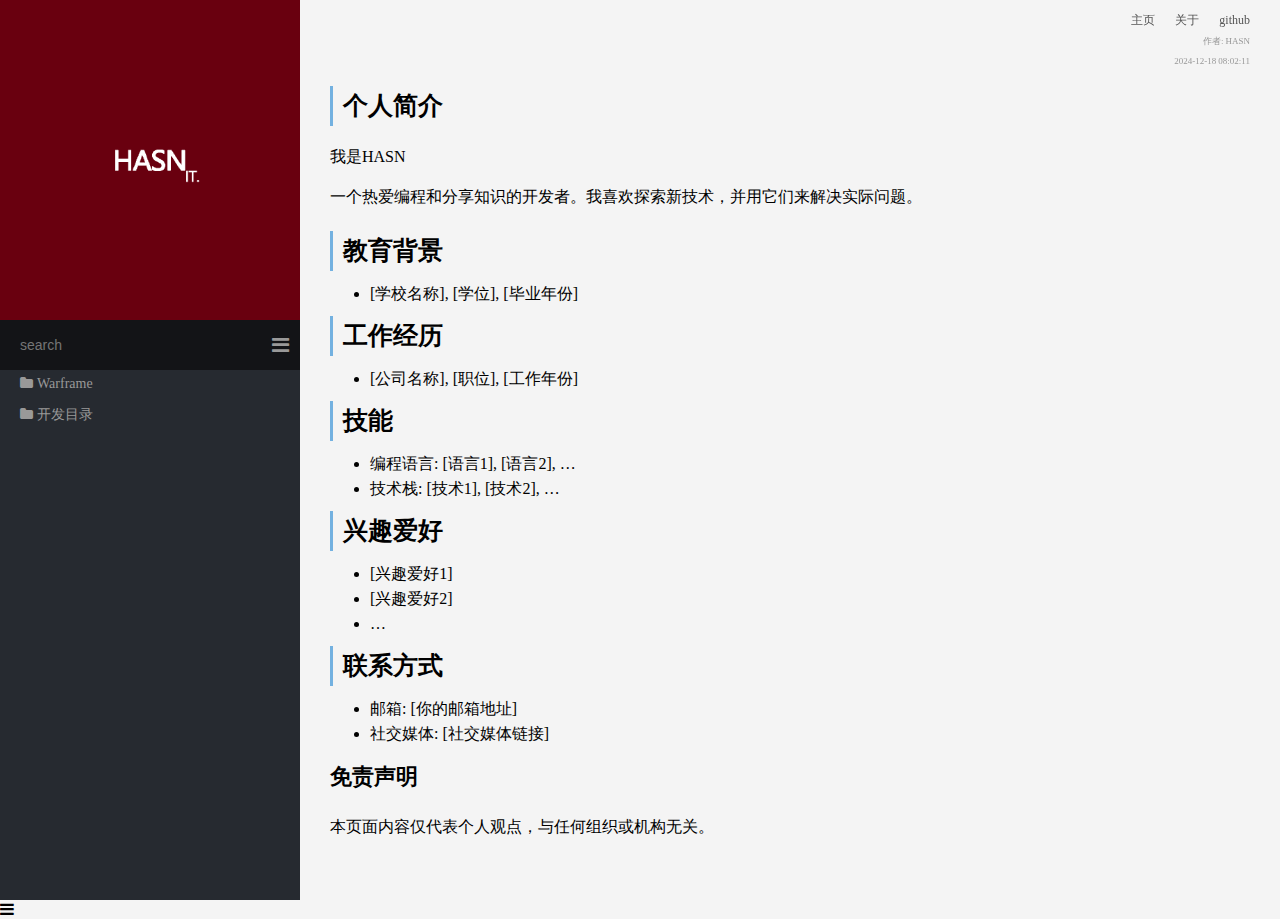
<file: about/index.html>
<!-- 用于布局 -->
<!DOCTYPE html>
<html>
<head>
	<title>HASN Blog</title>
	<meta charset="utf-8">
    
	<!-- 引入配置文件 -->
	
<link rel="stylesheet" href="/css/main.css">


	<!-- 字体图片库 -->
	
<link rel="stylesheet" href="/lib/font-awesome/css/font-awesome.min.css">


	<!-- 代码高亮库 -->
	
<link rel="stylesheet" href="/lib/highlight/styles/atom-one-dark.css">


<meta name="generator" content="Hexo 7.3.0"></head>
<body>
    <div id="main">
        <!-- 引入侧边栏 -->
        <aside>
            <!-- 用于侧边栏 -->

<div id="avatar">
    <img>
</div>

<!-- 搜索栏 -->
<div id="search">
	<input class="search-input" type="text" placeholder="search">
	<i id="search-icon" class="fa fa-bars" title="切换目录与索引">
</div>

<!-- 侧边目录栏 -->
<div id="tree">
    

    
                    <ul>
                        <li class="directory">
                            <a href="#" class="directory">
                                <i class="fa fa-folder"></i>
                                Warframe
                            </a>
                            
                    <ul>
                        <li class="file">
                            <a href="/2024/12/18/Warframe/war/">
                                <i class="fa fa-file"></i>
                                war
                            </a>
                        </li>
                    </ul>
    
                        </li>
                        
                    </ul>
    
                    <ul>
                        <li class="directory">
                            <a href="#" class="directory">
                                <i class="fa fa-folder"></i>
                                开发目录
                            </a>
                            
                    <ul>
                        <li class="file">
                            <a href="/2024/12/18/开发目录/hello-world/">
                                <i class="fa fa-file"></i>
                                hello-world
                            </a>
                        </li>
                    </ul>
    
                        </li>
                        
                    </ul>
    
</div>

<div id="toc" style="display: none;"></div>

        </aside>

		<!-- 引入导航 -->
		<nav>
			<nav id="menu">
    <ul>
      
      
        <li class="menu-item">
          <a href="/" class="menu-item-link">主页</a>
        </li>
      
        <li class="menu-item">
          <a href="/about" class="menu-item-link">关于</a>
        </li>
      
  
      
      
        <li class="menu-item">
          <a href="https://github.com" class="menu-item-link" target="_blank">github</a>
        </li>
      
    </ul>
  </nav>

  <script>
    // 在页面加载完成后调用 handleNavbarScroll 函数
    window.addEventListener('load', handleNavbarScroll);
  
    // 在滚动事件发生时调用 handleNavbarScroll 函数
    window.addEventListener('scroll', handleNavbarScroll);
  </script>
  
		</nav>
        
        <!-- 引入正文 -->
        <div id="content">
            <!-- 用于文章 -->

<div>
    <span id="post-author">作者: HASN</span>
    <span id="post-date">2024-12-18 08:02:11</span>
</div>

<div id="article">
    <h2 id="个人简介"><a href="#个人简介" class="headerlink" title="个人简介"></a>个人简介</h2><p>我是HASN</p>
<p>一个热爱编程和分享知识的开发者。我喜欢探索新技术，并用它们来解决实际问题。</p>
<h2 id="教育背景"><a href="#教育背景" class="headerlink" title="教育背景"></a>教育背景</h2><ul>
<li>[学校名称], [学位], [毕业年份]</li>
</ul>
<h2 id="工作经历"><a href="#工作经历" class="headerlink" title="工作经历"></a>工作经历</h2><ul>
<li>[公司名称], [职位], [工作年份]</li>
</ul>
<h2 id="技能"><a href="#技能" class="headerlink" title="技能"></a>技能</h2><ul>
<li>编程语言: [语言1], [语言2], …</li>
<li>技术栈: [技术1], [技术2], …</li>
</ul>
<h2 id="兴趣爱好"><a href="#兴趣爱好" class="headerlink" title="兴趣爱好"></a>兴趣爱好</h2><ul>
<li>[兴趣爱好1]</li>
<li>[兴趣爱好2]</li>
<li>…</li>
</ul>
<h2 id="联系方式"><a href="#联系方式" class="headerlink" title="联系方式"></a>联系方式</h2><ul>
<li>邮箱: [你的邮箱地址]</li>
<li>社交媒体: [社交媒体链接]</li>
</ul>
<h3 id="免责声明"><a href="#免责声明" class="headerlink" title="免责声明"></a>免责声明</h3><p>本页面内容仅代表个人观点，与任何组织或机构无关。</p>

</div>

        </div>
        
    </div>

    <!-- 引入代码高亮的 js -->
	
<script src="/lib/highlight/highlight.pack.js"></script>

	
    <!-- 引入 jquery -->
    
<script src="/lib/jquery-3.4.1.min.js"></script>

    <script>hljs.initHighlightingOnLoad();</script>
    
    <!-- 引入 pjax  局部刷新 
     让搜索栏搜索出来的结果点击后不会刷新栏目只刷新右侧内容
    -->
    
<script src="/lib/jquery.pjax.js"></script>


    <!-- 先引用 jquery 再引入自己的 js 代码 -->
    <!-- 引入 js 文件 -->
    
<script src="/js/main.js"></script>

    
</body>
</html>
</file>
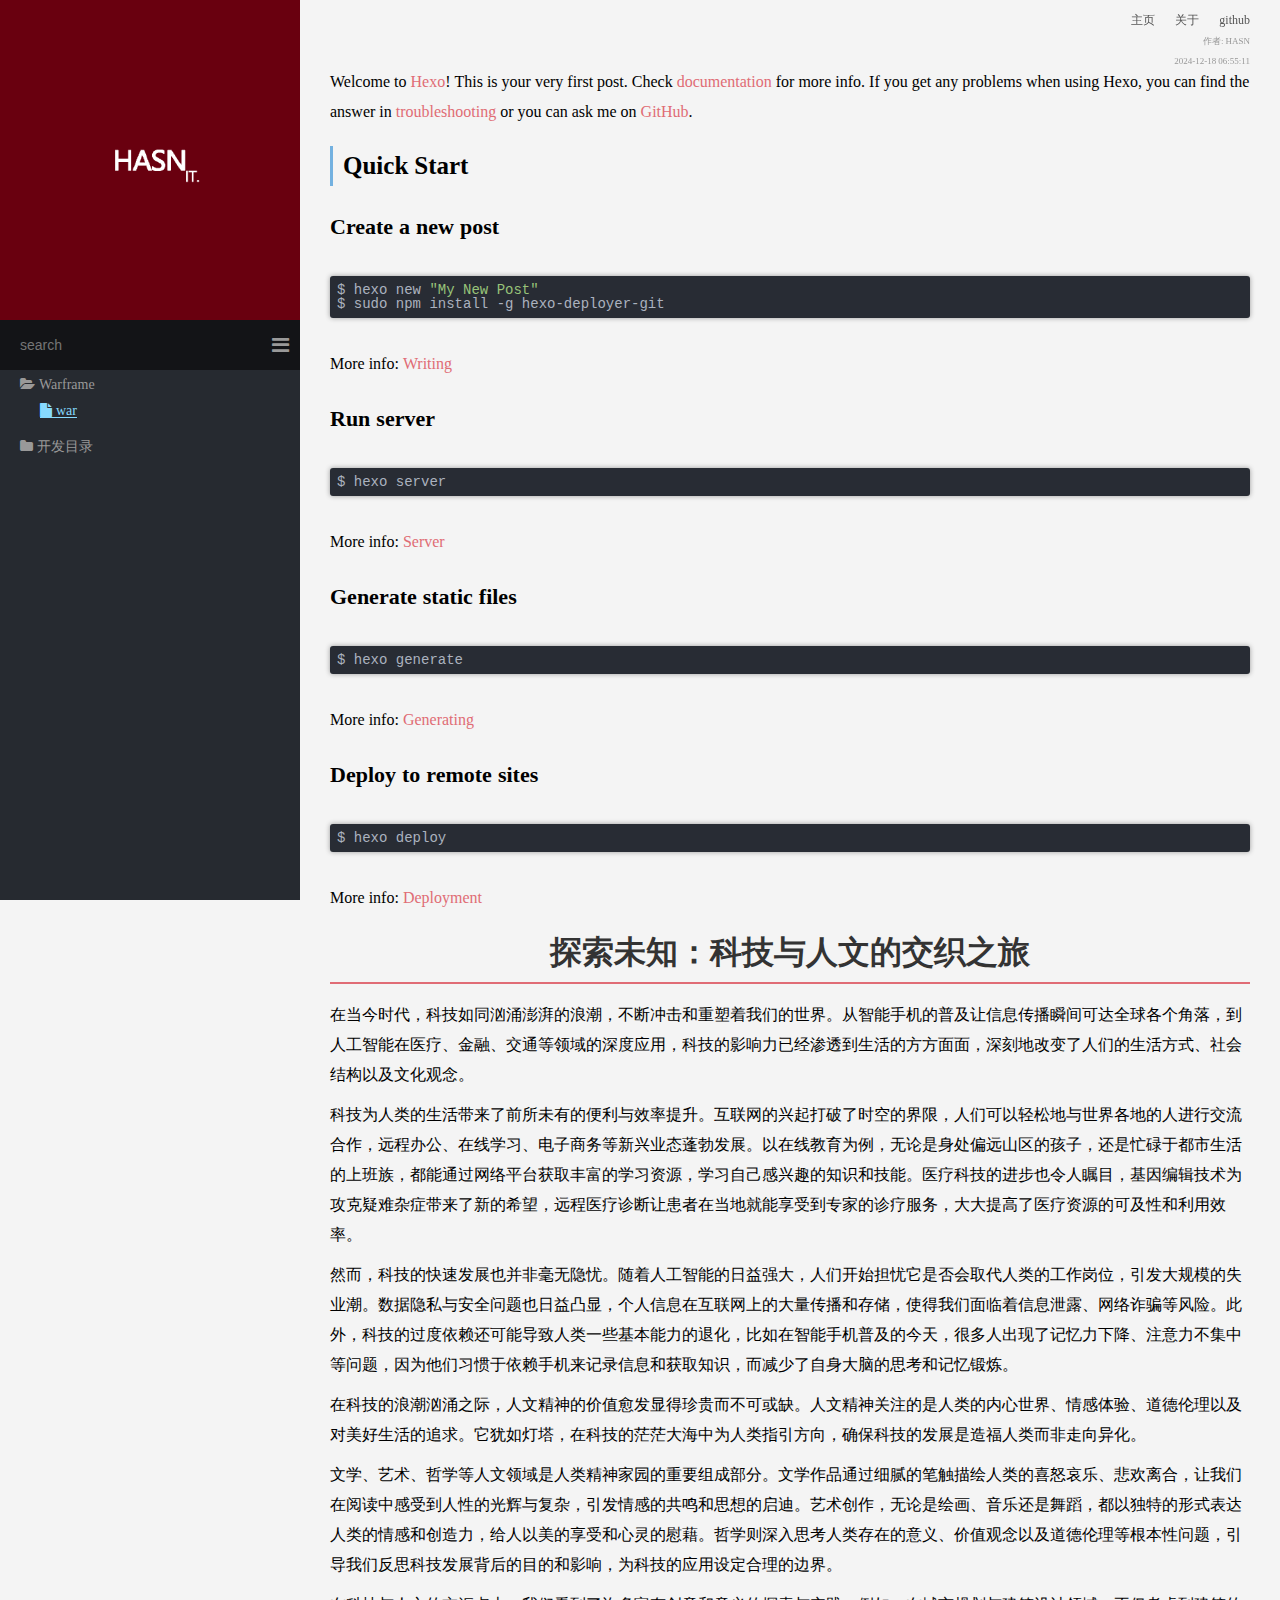
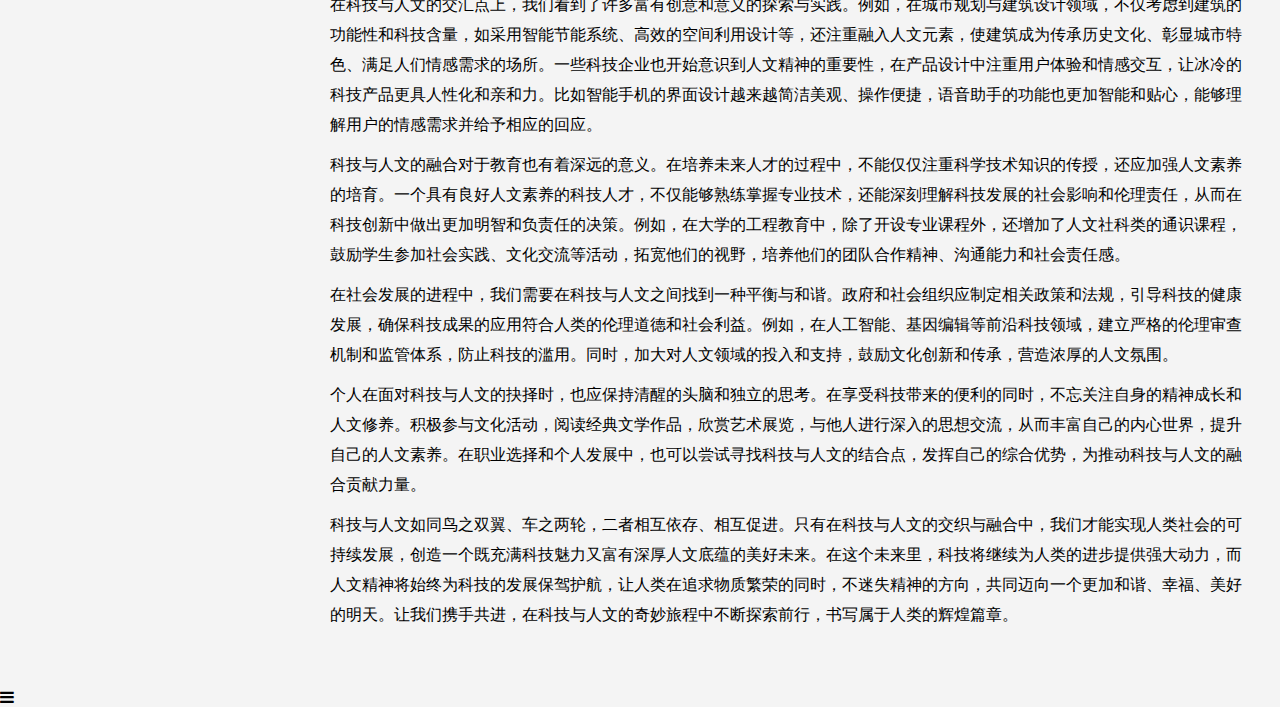
<file: 2024/12/18/Warframe/war/index.html>
<!-- 用于布局 -->
<!DOCTYPE html>
<html>
<head>
	<title>HASN Blog</title>
	<meta charset="utf-8">
    
	<!-- 引入配置文件 -->
	
<link rel="stylesheet" href="/css/main.css">


	<!-- 字体图片库 -->
	
<link rel="stylesheet" href="/lib/font-awesome/css/font-awesome.min.css">


	<!-- 代码高亮库 -->
	
<link rel="stylesheet" href="/lib/highlight/styles/atom-one-dark.css">


<meta name="generator" content="Hexo 7.3.0"></head>
<body>
    <div id="main">
        <!-- 引入侧边栏 -->
        <aside>
            <!-- 用于侧边栏 -->

<div id="avatar">
    <img>
</div>

<!-- 搜索栏 -->
<div id="search">
	<input class="search-input" type="text" placeholder="search">
	<i id="search-icon" class="fa fa-bars" title="切换目录与索引">
</div>

<!-- 侧边目录栏 -->
<div id="tree">
    

    
                    <ul>
                        <li class="directory">
                            <a href="#" class="directory">
                                <i class="fa fa-folder"></i>
                                Warframe
                            </a>
                            
                    <ul>
                        <li class="file active">
                            <a href="/2024/12/18/Warframe/war/">
                                <i class="fa fa-file"></i>
                                war
                            </a>
                        </li>
                    </ul>
    
                        </li>
                        
                    </ul>
    
                    <ul>
                        <li class="directory">
                            <a href="#" class="directory">
                                <i class="fa fa-folder"></i>
                                开发目录
                            </a>
                            
                    <ul>
                        <li class="file">
                            <a href="/2024/12/18/开发目录/hello-world/">
                                <i class="fa fa-file"></i>
                                hello-world
                            </a>
                        </li>
                    </ul>
    
                        </li>
                        
                    </ul>
    
</div>

<div id="toc" style="display: none;"></div>

        </aside>

		<!-- 引入导航 -->
		<nav>
			<nav id="menu">
    <ul>
      
      
        <li class="menu-item">
          <a href="/" class="menu-item-link">主页</a>
        </li>
      
        <li class="menu-item">
          <a href="/about" class="menu-item-link">关于</a>
        </li>
      
  
      
      
        <li class="menu-item">
          <a href="https://github.com" class="menu-item-link" target="_blank">github</a>
        </li>
      
    </ul>
  </nav>

  <script>
    // 在页面加载完成后调用 handleNavbarScroll 函数
    window.addEventListener('load', handleNavbarScroll);
  
    // 在滚动事件发生时调用 handleNavbarScroll 函数
    window.addEventListener('scroll', handleNavbarScroll);
  </script>
  
		</nav>
        
        <!-- 引入正文 -->
        <div id="content">
            <!-- 用于文章 -->

<div>
    <span id="post-author">作者: HASN</span>
    <span id="post-date">2024-12-18 06:55:11</span>
</div>

<div id="article">
    <p>Welcome to <a target="_blank" rel="noopener" href="https://hexo.io/">Hexo</a>! This is your very first post. Check <a target="_blank" rel="noopener" href="https://hexo.io/docs/">documentation</a> for more info. If you get any problems when using Hexo, you can find the answer in <a target="_blank" rel="noopener" href="https://hexo.io/docs/troubleshooting.html">troubleshooting</a> or you can ask me on <a target="_blank" rel="noopener" href="https://github.com/hexojs/hexo/issues">GitHub</a>.</p>
<h2 id="Quick-Start"><a href="#Quick-Start" class="headerlink" title="Quick Start"></a>Quick Start</h2><h3 id="Create-a-new-post"><a href="#Create-a-new-post" class="headerlink" title="Create a new post"></a>Create a new post</h3><pre><code class="bash">$ hexo new &quot;My New Post&quot;
$ sudo npm install -g hexo-deployer-git
</code></pre>
<p>More info: <a target="_blank" rel="noopener" href="https://hexo.io/docs/writing.html">Writing</a></p>
<h3 id="Run-server"><a href="#Run-server" class="headerlink" title="Run server"></a>Run server</h3><pre><code class="bash">$ hexo server
</code></pre>
<p>More info: <a target="_blank" rel="noopener" href="https://hexo.io/docs/server.html">Server</a></p>
<h3 id="Generate-static-files"><a href="#Generate-static-files" class="headerlink" title="Generate static files"></a>Generate static files</h3><pre><code class="bash">$ hexo generate
</code></pre>
<p>More info: <a target="_blank" rel="noopener" href="https://hexo.io/docs/generating.html">Generating</a></p>
<h3 id="Deploy-to-remote-sites"><a href="#Deploy-to-remote-sites" class="headerlink" title="Deploy to remote sites"></a>Deploy to remote sites</h3><pre><code class="bash">$ hexo deploy
</code></pre>
<p>More info: <a target="_blank" rel="noopener" href="https://hexo.io/docs/one-command-deployment.html">Deployment</a></p>
<h1 id="探索未知：科技与人文的交织之旅"><a href="#探索未知：科技与人文的交织之旅" class="headerlink" title="探索未知：科技与人文的交织之旅"></a>探索未知：科技与人文的交织之旅</h1><p>在当今时代，科技如同汹涌澎湃的浪潮，不断冲击和重塑着我们的世界。从智能手机的普及让信息传播瞬间可达全球各个角落，到人工智能在医疗、金融、交通等领域的深度应用，科技的影响力已经渗透到生活的方方面面，深刻地改变了人们的生活方式、社会结构以及文化观念。</p>
<p>科技为人类的生活带来了前所未有的便利与效率提升。互联网的兴起打破了时空的界限，人们可以轻松地与世界各地的人进行交流合作，远程办公、在线学习、电子商务等新兴业态蓬勃发展。以在线教育为例，无论是身处偏远山区的孩子，还是忙碌于都市生活的上班族，都能通过网络平台获取丰富的学习资源，学习自己感兴趣的知识和技能。医疗科技的进步也令人瞩目，基因编辑技术为攻克疑难杂症带来了新的希望，远程医疗诊断让患者在当地就能享受到专家的诊疗服务，大大提高了医疗资源的可及性和利用效率。</p>
<p>然而，科技的快速发展也并非毫无隐忧。随着人工智能的日益强大，人们开始担忧它是否会取代人类的工作岗位，引发大规模的失业潮。数据隐私与安全问题也日益凸显，个人信息在互联网上的大量传播和存储，使得我们面临着信息泄露、网络诈骗等风险。此外，科技的过度依赖还可能导致人类一些基本能力的退化，比如在智能手机普及的今天，很多人出现了记忆力下降、注意力不集中等问题，因为他们习惯于依赖手机来记录信息和获取知识，而减少了自身大脑的思考和记忆锻炼。</p>
<p>在科技的浪潮汹涌之际，人文精神的价值愈发显得珍贵而不可或缺。人文精神关注的是人类的内心世界、情感体验、道德伦理以及对美好生活的追求。它犹如灯塔，在科技的茫茫大海中为人类指引方向，确保科技的发展是造福人类而非走向异化。</p>
<p>文学、艺术、哲学等人文领域是人类精神家园的重要组成部分。文学作品通过细腻的笔触描绘人类的喜怒哀乐、悲欢离合，让我们在阅读中感受到人性的光辉与复杂，引发情感的共鸣和思想的启迪。艺术创作，无论是绘画、音乐还是舞蹈，都以独特的形式表达人类的情感和创造力，给人以美的享受和心灵的慰藉。哲学则深入思考人类存在的意义、价值观念以及道德伦理等根本性问题，引导我们反思科技发展背后的目的和影响，为科技的应用设定合理的边界。</p>
<p>在科技与人文的交汇点上，我们看到了许多富有创意和意义的探索与实践。例如，在城市规划与建筑设计领域，不仅考虑到建筑的功能性和科技含量，如采用智能节能系统、高效的空间利用设计等，还注重融入人文元素，使建筑成为传承历史文化、彰显城市特色、满足人们情感需求的场所。一些科技企业也开始意识到人文精神的重要性，在产品设计中注重用户体验和情感交互，让冰冷的科技产品更具人性化和亲和力。比如智能手机的界面设计越来越简洁美观、操作便捷，语音助手的功能也更加智能和贴心，能够理解用户的情感需求并给予相应的回应。</p>
<p>科技与人文的融合对于教育也有着深远的意义。在培养未来人才的过程中，不能仅仅注重科学技术知识的传授，还应加强人文素养的培育。一个具有良好人文素养的科技人才，不仅能够熟练掌握专业技术，还能深刻理解科技发展的社会影响和伦理责任，从而在科技创新中做出更加明智和负责任的决策。例如，在大学的工程教育中，除了开设专业课程外，还增加了人文社科类的通识课程，鼓励学生参加社会实践、文化交流等活动，拓宽他们的视野，培养他们的团队合作精神、沟通能力和社会责任感。</p>
<p>在社会发展的进程中，我们需要在科技与人文之间找到一种平衡与和谐。政府和社会组织应制定相关政策和法规，引导科技的健康发展，确保科技成果的应用符合人类的伦理道德和社会利益。例如，在人工智能、基因编辑等前沿科技领域，建立严格的伦理审查机制和监管体系，防止科技的滥用。同时，加大对人文领域的投入和支持，鼓励文化创新和传承，营造浓厚的人文氛围。</p>
<p>个人在面对科技与人文的抉择时，也应保持清醒的头脑和独立的思考。在享受科技带来的便利的同时，不忘关注自身的精神成长和人文修养。积极参与文化活动，阅读经典文学作品，欣赏艺术展览，与他人进行深入的思想交流，从而丰富自己的内心世界，提升自己的人文素养。在职业选择和个人发展中，也可以尝试寻找科技与人文的结合点，发挥自己的综合优势，为推动科技与人文的融合贡献力量。</p>
<p>科技与人文如同鸟之双翼、车之两轮，二者相互依存、相互促进。只有在科技与人文的交织与融合中，我们才能实现人类社会的可持续发展，创造一个既充满科技魅力又富有深厚人文底蕴的美好未来。在这个未来里，科技将继续为人类的进步提供强大动力，而人文精神将始终为科技的发展保驾护航，让人类在追求物质繁荣的同时，不迷失精神的方向，共同迈向一个更加和谐、幸福、美好的明天。让我们携手共进，在科技与人文的奇妙旅程中不断探索前行，书写属于人类的辉煌篇章。 </p>

</div>

        </div>
        
    </div>

    <!-- 引入代码高亮的 js -->
	
<script src="/lib/highlight/highlight.pack.js"></script>

	
    <!-- 引入 jquery -->
    
<script src="/lib/jquery-3.4.1.min.js"></script>

    <script>hljs.initHighlightingOnLoad();</script>
    
    <!-- 引入 pjax  局部刷新 
     让搜索栏搜索出来的结果点击后不会刷新栏目只刷新右侧内容
    -->
    
<script src="/lib/jquery.pjax.js"></script>


    <!-- 先引用 jquery 再引入自己的 js 代码 -->
    <!-- 引入 js 文件 -->
    
<script src="/js/main.js"></script>

    
</body>
</html>
</file>
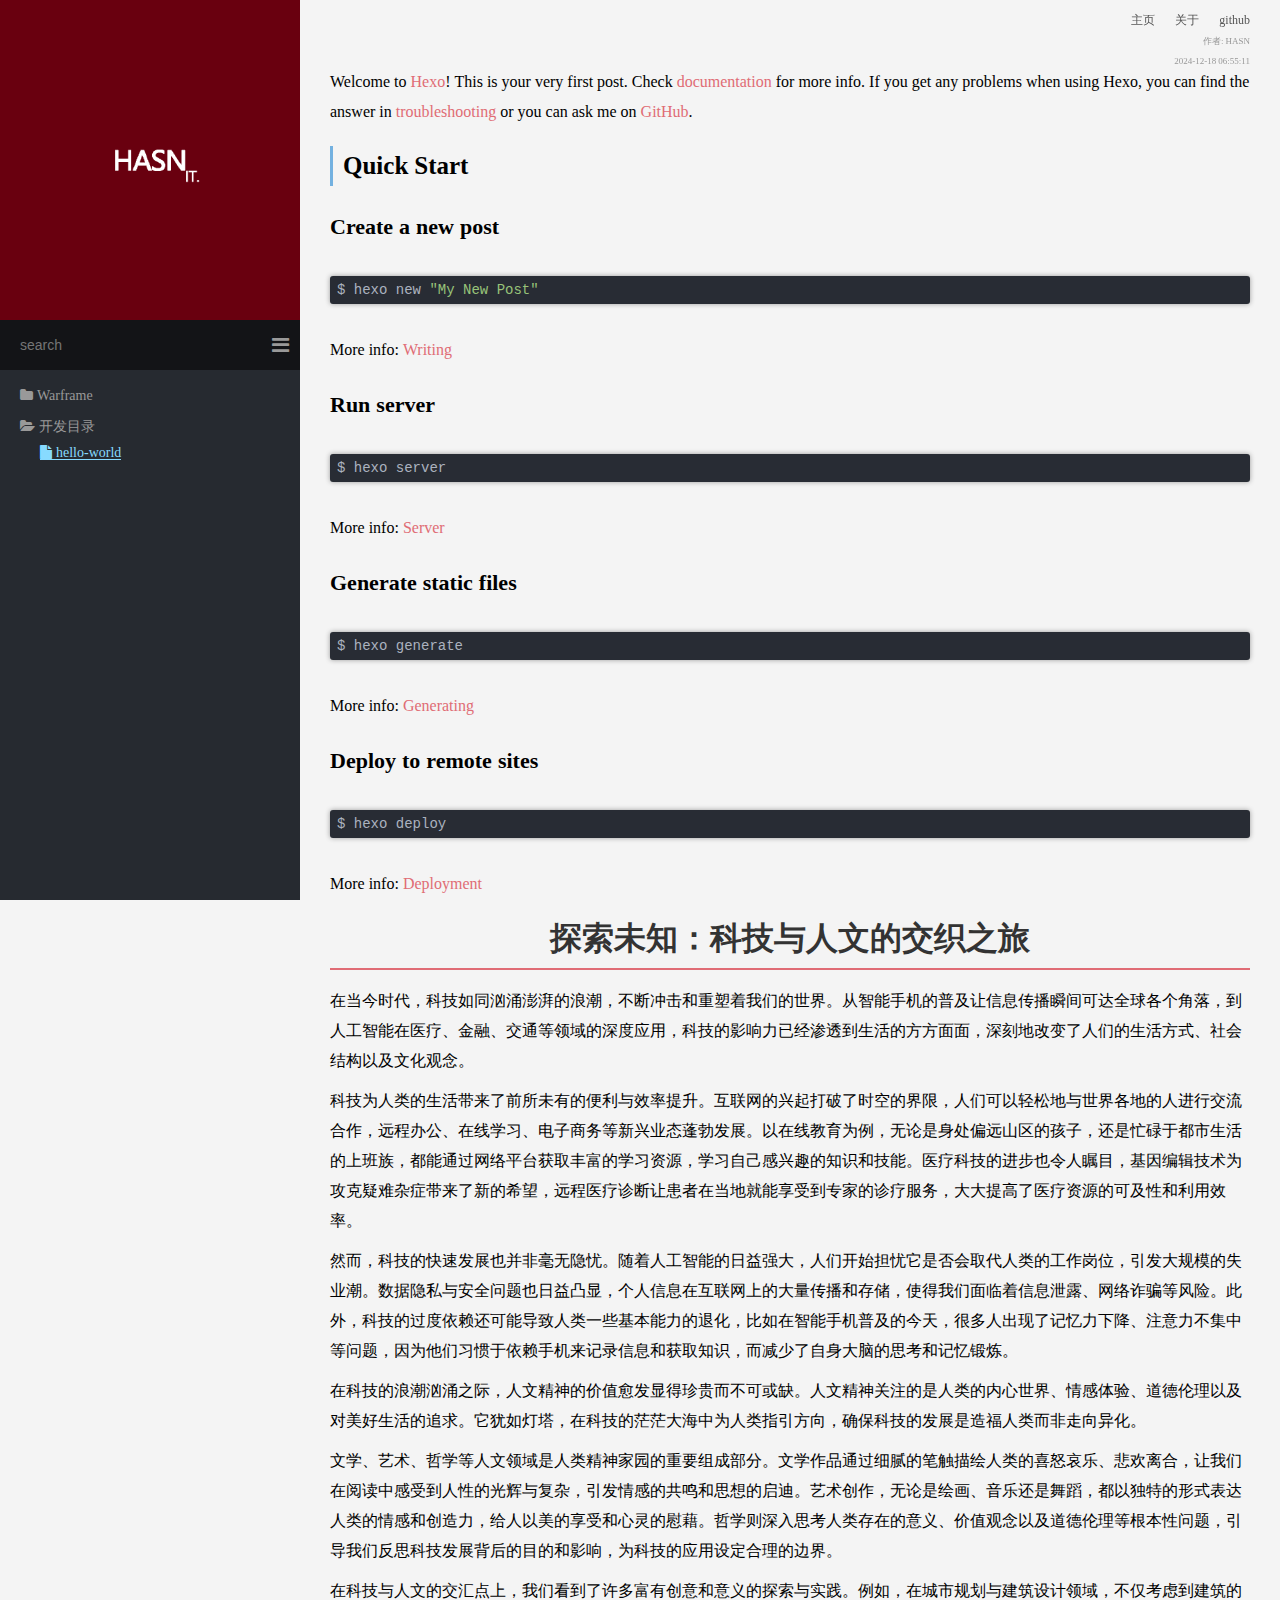
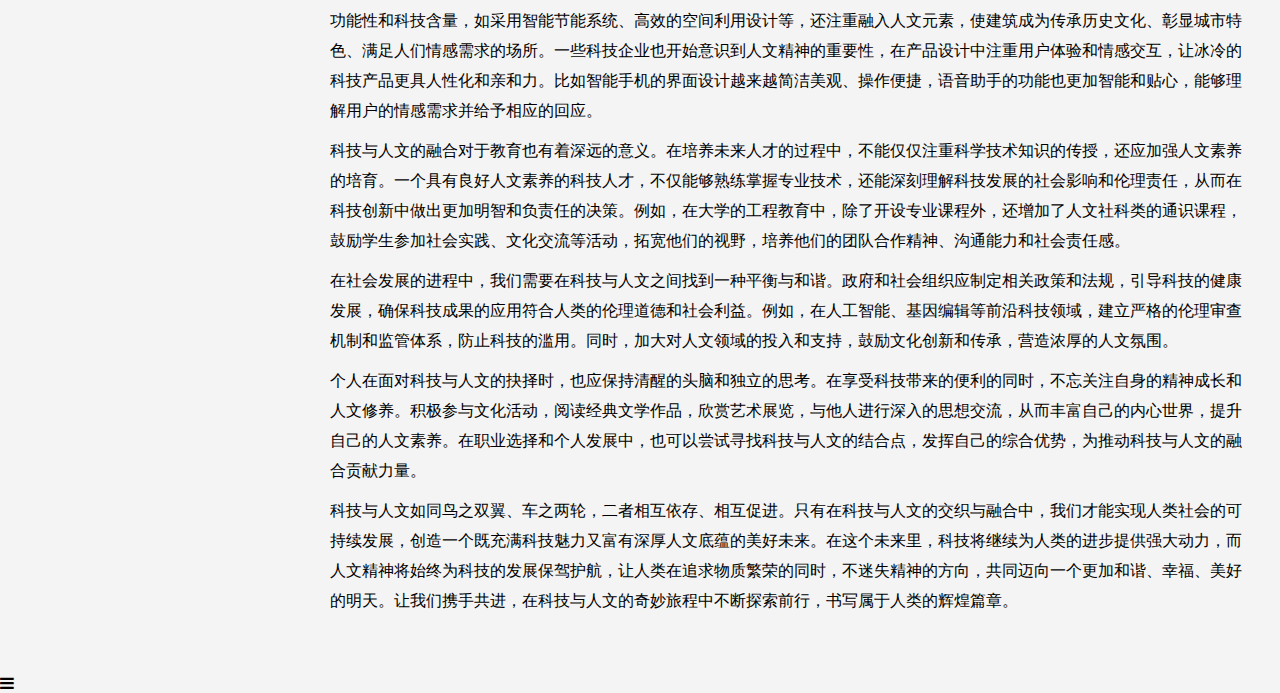
<file: 2024/12/18/开发目录/hello-world/index.html>
<!-- 用于布局 -->
<!DOCTYPE html>
<html>
<head>
	<title>HASN Blog</title>
	<meta charset="utf-8">
    
	<!-- 引入配置文件 -->
	
<link rel="stylesheet" href="/css/main.css">


	<!-- 字体图片库 -->
	
<link rel="stylesheet" href="/lib/font-awesome/css/font-awesome.min.css">


	<!-- 代码高亮库 -->
	
<link rel="stylesheet" href="/lib/highlight/styles/atom-one-dark.css">


<meta name="generator" content="Hexo 7.3.0"></head>
<body>
    <div id="main">
        <!-- 引入侧边栏 -->
        <aside>
            <!-- 用于侧边栏 -->

<div id="avatar">
    <img>
</div>

<!-- 搜索栏 -->
<div id="search">
	<input class="search-input" type="text" placeholder="search">
	<i id="search-icon" class="fa fa-bars" title="切换目录与索引">
</div>

<!-- 侧边目录栏 -->
<div id="tree">
    

    
                    <ul>
                        <li class="directory">
                            <a href="#" class="directory">
                                <i class="fa fa-folder"></i>
                                Warframe
                            </a>
                            
                    <ul>
                        <li class="file">
                            <a href="/2024/12/18/Warframe/war/">
                                <i class="fa fa-file"></i>
                                war
                            </a>
                        </li>
                    </ul>
    
                        </li>
                        
                    </ul>
    
                    <ul>
                        <li class="directory">
                            <a href="#" class="directory">
                                <i class="fa fa-folder"></i>
                                开发目录
                            </a>
                            
                    <ul>
                        <li class="file active">
                            <a href="/2024/12/18/开发目录/hello-world/">
                                <i class="fa fa-file"></i>
                                hello-world
                            </a>
                        </li>
                    </ul>
    
                        </li>
                        
                    </ul>
    
</div>

<div id="toc" style="display: none;"></div>

        </aside>

		<!-- 引入导航 -->
		<nav>
			<nav id="menu">
    <ul>
      
      
        <li class="menu-item">
          <a href="/" class="menu-item-link">主页</a>
        </li>
      
        <li class="menu-item">
          <a href="/about" class="menu-item-link">关于</a>
        </li>
      
  
      
      
        <li class="menu-item">
          <a href="https://github.com" class="menu-item-link" target="_blank">github</a>
        </li>
      
    </ul>
  </nav>

  <script>
    // 在页面加载完成后调用 handleNavbarScroll 函数
    window.addEventListener('load', handleNavbarScroll);
  
    // 在滚动事件发生时调用 handleNavbarScroll 函数
    window.addEventListener('scroll', handleNavbarScroll);
  </script>
  
		</nav>
        
        <!-- 引入正文 -->
        <div id="content">
            <!-- 用于文章 -->

<div>
    <span id="post-author">作者: HASN</span>
    <span id="post-date">2024-12-18 06:55:11</span>
</div>

<div id="article">
    <p>Welcome to <a target="_blank" rel="noopener" href="https://hexo.io/">Hexo</a>! This is your very first post. Check <a target="_blank" rel="noopener" href="https://hexo.io/docs/">documentation</a> for more info. If you get any problems when using Hexo, you can find the answer in <a target="_blank" rel="noopener" href="https://hexo.io/docs/troubleshooting.html">troubleshooting</a> or you can ask me on <a target="_blank" rel="noopener" href="https://github.com/hexojs/hexo/issues">GitHub</a>.</p>
<h2 id="Quick-Start"><a href="#Quick-Start" class="headerlink" title="Quick Start"></a>Quick Start</h2><h3 id="Create-a-new-post"><a href="#Create-a-new-post" class="headerlink" title="Create a new post"></a>Create a new post</h3><pre><code class="bash">$ hexo new &quot;My New Post&quot;
</code></pre>
<p>More info: <a target="_blank" rel="noopener" href="https://hexo.io/docs/writing.html">Writing</a></p>
<h3 id="Run-server"><a href="#Run-server" class="headerlink" title="Run server"></a>Run server</h3><pre><code class="bash">$ hexo server
</code></pre>
<p>More info: <a target="_blank" rel="noopener" href="https://hexo.io/docs/server.html">Server</a></p>
<h3 id="Generate-static-files"><a href="#Generate-static-files" class="headerlink" title="Generate static files"></a>Generate static files</h3><pre><code class="bash">$ hexo generate
</code></pre>
<p>More info: <a target="_blank" rel="noopener" href="https://hexo.io/docs/generating.html">Generating</a></p>
<h3 id="Deploy-to-remote-sites"><a href="#Deploy-to-remote-sites" class="headerlink" title="Deploy to remote sites"></a>Deploy to remote sites</h3><pre><code class="bash">$ hexo deploy
</code></pre>
<p>More info: <a target="_blank" rel="noopener" href="https://hexo.io/docs/one-command-deployment.html">Deployment</a></p>
<h1 id="探索未知：科技与人文的交织之旅"><a href="#探索未知：科技与人文的交织之旅" class="headerlink" title="探索未知：科技与人文的交织之旅"></a>探索未知：科技与人文的交织之旅</h1><p>在当今时代，科技如同汹涌澎湃的浪潮，不断冲击和重塑着我们的世界。从智能手机的普及让信息传播瞬间可达全球各个角落，到人工智能在医疗、金融、交通等领域的深度应用，科技的影响力已经渗透到生活的方方面面，深刻地改变了人们的生活方式、社会结构以及文化观念。</p>
<p>科技为人类的生活带来了前所未有的便利与效率提升。互联网的兴起打破了时空的界限，人们可以轻松地与世界各地的人进行交流合作，远程办公、在线学习、电子商务等新兴业态蓬勃发展。以在线教育为例，无论是身处偏远山区的孩子，还是忙碌于都市生活的上班族，都能通过网络平台获取丰富的学习资源，学习自己感兴趣的知识和技能。医疗科技的进步也令人瞩目，基因编辑技术为攻克疑难杂症带来了新的希望，远程医疗诊断让患者在当地就能享受到专家的诊疗服务，大大提高了医疗资源的可及性和利用效率。</p>
<p>然而，科技的快速发展也并非毫无隐忧。随着人工智能的日益强大，人们开始担忧它是否会取代人类的工作岗位，引发大规模的失业潮。数据隐私与安全问题也日益凸显，个人信息在互联网上的大量传播和存储，使得我们面临着信息泄露、网络诈骗等风险。此外，科技的过度依赖还可能导致人类一些基本能力的退化，比如在智能手机普及的今天，很多人出现了记忆力下降、注意力不集中等问题，因为他们习惯于依赖手机来记录信息和获取知识，而减少了自身大脑的思考和记忆锻炼。</p>
<p>在科技的浪潮汹涌之际，人文精神的价值愈发显得珍贵而不可或缺。人文精神关注的是人类的内心世界、情感体验、道德伦理以及对美好生活的追求。它犹如灯塔，在科技的茫茫大海中为人类指引方向，确保科技的发展是造福人类而非走向异化。</p>
<p>文学、艺术、哲学等人文领域是人类精神家园的重要组成部分。文学作品通过细腻的笔触描绘人类的喜怒哀乐、悲欢离合，让我们在阅读中感受到人性的光辉与复杂，引发情感的共鸣和思想的启迪。艺术创作，无论是绘画、音乐还是舞蹈，都以独特的形式表达人类的情感和创造力，给人以美的享受和心灵的慰藉。哲学则深入思考人类存在的意义、价值观念以及道德伦理等根本性问题，引导我们反思科技发展背后的目的和影响，为科技的应用设定合理的边界。</p>
<p>在科技与人文的交汇点上，我们看到了许多富有创意和意义的探索与实践。例如，在城市规划与建筑设计领域，不仅考虑到建筑的功能性和科技含量，如采用智能节能系统、高效的空间利用设计等，还注重融入人文元素，使建筑成为传承历史文化、彰显城市特色、满足人们情感需求的场所。一些科技企业也开始意识到人文精神的重要性，在产品设计中注重用户体验和情感交互，让冰冷的科技产品更具人性化和亲和力。比如智能手机的界面设计越来越简洁美观、操作便捷，语音助手的功能也更加智能和贴心，能够理解用户的情感需求并给予相应的回应。</p>
<p>科技与人文的融合对于教育也有着深远的意义。在培养未来人才的过程中，不能仅仅注重科学技术知识的传授，还应加强人文素养的培育。一个具有良好人文素养的科技人才，不仅能够熟练掌握专业技术，还能深刻理解科技发展的社会影响和伦理责任，从而在科技创新中做出更加明智和负责任的决策。例如，在大学的工程教育中，除了开设专业课程外，还增加了人文社科类的通识课程，鼓励学生参加社会实践、文化交流等活动，拓宽他们的视野，培养他们的团队合作精神、沟通能力和社会责任感。</p>
<p>在社会发展的进程中，我们需要在科技与人文之间找到一种平衡与和谐。政府和社会组织应制定相关政策和法规，引导科技的健康发展，确保科技成果的应用符合人类的伦理道德和社会利益。例如，在人工智能、基因编辑等前沿科技领域，建立严格的伦理审查机制和监管体系，防止科技的滥用。同时，加大对人文领域的投入和支持，鼓励文化创新和传承，营造浓厚的人文氛围。</p>
<p>个人在面对科技与人文的抉择时，也应保持清醒的头脑和独立的思考。在享受科技带来的便利的同时，不忘关注自身的精神成长和人文修养。积极参与文化活动，阅读经典文学作品，欣赏艺术展览，与他人进行深入的思想交流，从而丰富自己的内心世界，提升自己的人文素养。在职业选择和个人发展中，也可以尝试寻找科技与人文的结合点，发挥自己的综合优势，为推动科技与人文的融合贡献力量。</p>
<p>科技与人文如同鸟之双翼、车之两轮，二者相互依存、相互促进。只有在科技与人文的交织与融合中，我们才能实现人类社会的可持续发展，创造一个既充满科技魅力又富有深厚人文底蕴的美好未来。在这个未来里，科技将继续为人类的进步提供强大动力，而人文精神将始终为科技的发展保驾护航，让人类在追求物质繁荣的同时，不迷失精神的方向，共同迈向一个更加和谐、幸福、美好的明天。让我们携手共进，在科技与人文的奇妙旅程中不断探索前行，书写属于人类的辉煌篇章。 </p>

</div>

        </div>
        
    </div>

    <!-- 引入代码高亮的 js -->
	
<script src="/lib/highlight/highlight.pack.js"></script>

	
    <!-- 引入 jquery -->
    
<script src="/lib/jquery-3.4.1.min.js"></script>

    <script>hljs.initHighlightingOnLoad();</script>
    
    <!-- 引入 pjax  局部刷新 
     让搜索栏搜索出来的结果点击后不会刷新栏目只刷新右侧内容
    -->
    
<script src="/lib/jquery.pjax.js"></script>


    <!-- 先引用 jquery 再引入自己的 js 代码 -->
    <!-- 引入 js 文件 -->
    
<script src="/js/main.js"></script>

    
</body>
</html>
</file>
<file: css/main.css>
/* #################### 全局 #################### */
* {
	margin: 0;
	padding: 0;
	border: 0;
}

html, body{
	height: 100%;
}

nav {
	height: 50px;
}

aside {
	width: 300px;
	height: 100%;
	position: fixed;
	background: #262a30;
}

#content {
	height: 100%;
	padding-left: 300px;
	/*background: #f9f7ed;*/
}
/* #################### 全局 #################### */

/* #################### 导航 #################### */
nav {
	position: fixed;
	top: 0;
	right: 0;
	width: auto;
	height: 50px;
	/* background: #b9e1b1; */
	z-index: 998;
  }
  
  nav #menu {
	float: right;
	padding-right: 20px;
  }
  
  nav ul li {
	float: left;
	padding: 10px;
	list-style: none;
  }
  
  nav ul li a {
	color: #555;
	font-size: 12px;
	text-decoration: none;
  }
  
  nav ul li a:hover {
	border-bottom: 1px solid;
  }
  /* #################### 导航 #################### */
  

/* #################### 侧边栏 #################### */

/* 侧边栏头像 */
#avatar {
	width: 100%;
	height: 320px;
	color: #ff0000;
	background-image: url('../images/a.png');
	background-size: cover;
	background-repeat: no-repeat;
	background-position: center center;
  }

/* 搜索框 */
aside input {
	width: 100%;
	height: 50px;
	margin: 0;
	border: 0;
	padding: 0;
	left: 0;
	font-size: 14px;
	background: #131417;
	text-indent: 20px;
	outline: none;
	color: #87daff;
	position: absolute;
}

/* 搜索图标 */
aside #search #search-icon {
	position: absolute;
	right: 0;
	color: #999;
	font-size: 20px;
	width: 40px;
	height: 50px;
	background: #131417;
	text-align: center;
	line-height: 2.5;
	text-decoration: none
}
aside #search #search-icon:hover {
	cursor: pointer;
	color: #87daff;
	-webkit-user-select: none;
	-moz-user-select: none;
	-ms-user-select: none;
	-o-user-select: none;
}

aside #search .icon-active{
	color: #e06c75;
}

/* 滚动条 */
aside {
	overflow: auto;
}

/* 树目录位置 */
aside #tree {
	margin-top: 35%;
}

/* 树目录 */
aside ul {
	padding: 0px 5px 5px 20px;
}
aside ul li {
	list-style: none;
	line-height: 25px;
}
aside ul li a {
	color: #999;
	font-size: 14px;
	text-decoration: none

}
aside ul li a:hover {
	color: #ccc;
	border-bottom: 1px solid #ccc;
	cursor:pointer;
}
aside #tree .active a,
aside #tree .active a:hover {
	color: #87daff;
	border-bottom: 1px solid #87daff;
}
/* #################### 侧边栏 #################### */

/* #################### 文章 #################### */
/* 作者 时间 相关 */
#post-author {
	font-size: 9px;
	position: absolute;
	margin-top: 20px;
	right: 30px;
	color: #999;
	z-index: 999;
}

#post-date {
	font-size: 9px;
	position: absolute;
	margin-top: 40px;
	right: 30px;
	color: #999;
	z-index: 999;
}

/* 文章各个元素间隔 */
#article {
	padding: 50px 30px;
}
#article * {
	margin: 30px 0;
}


#article ol,
#article ul {
	padding-left: 40px;
	line-height: 5px;
	margin: 20px 0;
}

#article li {
	margin: 20px 0;
}

#article h1,
#article h2,
#article h3,
#article h4,
#article h5,
#article h6 {
	line-height: 40px;
	margin: 20px 0 15px;
}

#article h1 {
	font-size: 32px;
	font-weight: 900;
	padding-bottom: 10px;
	border-bottom: 2px solid #e06c75;
}

#article h2 {
	font-size: 25px;
	border-left: 3px solid #73b1e0;
	padding-left: 10px;
}

#article h3 {
	font-size: 22px
}

#article a {
	color: #e06c75;
	text-decoration: none;
}

#article a:hover {
	border-bottom: 1px solid;
}

#article h1 a:hover{
	border-bottom: none;
}

#article code {
	border-radius: 3px;
	box-shadow: 0px 0px 5px #999;
}

#article img {
	max-width: 100%;
	height: auto;
	border-radius: 5px;
	box-shadow: 0px 0px 8px #999;
}

#article pre {
	font-size: 14px;
	margin: 20px 0 15px;
}

#article p {
	margin: 0 0 10px;
	line-height: 30px
}

/* 表格处理 */
#article table {
  width: 100%;
  border: 0;
  margin: 20px 0 50px 0;
  border-collapse: collapse;
  border-spacing: 0;
  line-height: 35px;
  border-radius: 8px;
  box-shadow: 0px 0px 5px #999;
}

#article table th {
  background: #73b1e0;
  font-weight: 800;
  font-size: 18px;
  text-align: left;
  line-height: 35px;
  color: #FFF;
}

#article table tr:nth-child(odd) {
  background: #F4F4F4;
}

#article table tr:hover,
#article table td:hover {
  background: #badbf5;
  color: #FFF;
}

#article table td, table th {
  padding: 5px 20px 5px 20px
}

#article table tr:first-child th:first-child {
  border-top-left-radius: 3px;
}

#article table tr:first-child th:last-child {
  border-top-right-radius: 3px;
}

#article table tr:last-child td:first-child {
  border-bottom-left-radius: 3px;
}

#article table tr:last-child td:last-child {
  border-bottom-right-radius: 3px;
}

/* #################### 文章 #################### */

/* #################### 点击目录动画 #################### */
aside #tree ul ul {
	display: none;
}
/* #################### 点击目录动画 #################### */

/* #################### 文章索引 #################### */

aside #toc {
	padding-top: 55px;
}

aside #toc a.read{
	/*color: #e06c75;*/
	color: #87daff;
	border-bottom: 0;
	-webkit-transition: 0.5s;
	-moz-transition: 0.5s;
	-ms-transition: 0.5s;
	-o-transition: 0.5s;
}

aside #toc a{
	color: #999;
	border-bottom: 0;
	-webkit-transition: 0.2s;
	-moz-transition: 0.2s;
	-ms-transition: 0.2s;
	-o-transition: 0.2s;
}

aside #toc a:hover{
	/*color: #87daff;*/
	color: #e5c07b;
	padding-left: 20px;
	-webkit-transition: 0.1s;
	-moz-transition: 0.1s;
	-ms-transition: 0.1s;
	-o-transition: 0.1s;
}

/* #################### 文章索引 #################### */

/* #################### 主页 #################### */

#articleList {
	position: absolute;
}

#articleList .article-li {
	margin: 20px;
	height: 200px;
	border-radius: 5px;
	box-shadow: 1px 1px 8px #999;
	list-style: none;
	border: 1px solid #999;
}

#articleList .article-digest * {
	word-wrap: break-word;
	display: inline;
	font-size: 12px;
	color: #555;
	text-decoration: none;
	cursor:auto;
	border-radius: none;
	box-shadow: none;
}

#articleList .article-digest{
	padding: 30px;
    position: relative;
    top: 35px;
    width: 85%;
}

#articleList .article-date{
	position: relative;
	background: #e06c75;
	color: #f9f7ed;
	padding: 10px;
	top: -5px;
	border-radius: 2px;
	margin-left: 30px;
}

#articleList .article-read {
    position: absolute;
    background: #e06c75;
    color: #f9f7ed;
    padding: 10px;
    border-radius: 2px;
    right: 15px;
    margin-top: 140px;
    text-decoration: none;
    z-index: 1;
}

#articleList .article-title {
	position: relative;
	color: #555;
	text-decoration: none;
	font-size: 24px;
	font-weight: bold;
    top: 50px;
    right: 110px;
}

/* #################### 主页 #################### */

canvas#live2dcanvas {
    border: 0 !important;
    left: 0;
}
/* #################### 主页 #################### */

/* #################### 自适应 #################### */

/* 当浏览器窗口不超过最大800px时(意思就是小于800px时) */

/**手机适配**/
@media only screen and (max-width: 1500px) {
	header{width:100%}
	.banner{width: 100%;height: 100px;}
	.avatar{width: 80px;height: 80px;margin: 6px;}
	.avatar a{padding-top: 59px;width: 80px;height: 80px;background-size: 80px 78px;}
	.avatar a span{margin-top: 0px; padding-top: 0px; width: auto;height: auto;}
 .bloglist h3 {margin: 20px 0 10px 10px;}
 .bloglist figure {width:auto;margin-left: 4px;}
 .bloglist figure img {width: 90px;height: 60px;}
 .bloglist ul{width:64%}
 .dateview {width:100%;padding-left:4px;}
 .dateview span {margin: 0 3px;}
 .weixinnone,.thumbs{display: none}
 .right{width: 100%;margin-top: 22px}
 .right ul{width:64%;margin-left: 22px;}
 .weather{margin: 20px 50px;}
 .bloglinkli{display: block}
 footer{width:100%}
 }

/* #################### 自适应 #################### */
/* 全局样式，适用于所有设备 */
body {
    font-family: Arial, sans-serif;
    margin: 0;
    padding: 0;
    background-color: #f4f4f4;
}

/* 页面容器，设置最大宽度并居中显示 */
.container {
    max-width: 1200px;
    margin: 0 auto;
    padding: 20px;
}

/* 标题样式 */
h1 {
    text-align: center;
    color: #333;
}

/* 以下是媒体查询部分，根据不同屏幕宽度调整样式 */

/* 超小屏幕设备（手机，屏幕宽度小于 768px） */
@media (max-width: 767px) {
   .container {
        padding: 10px;
    }
    h1 {
        font-size: 24px;
    }
    /* 假设页面有列布局，比如两列，这里调整为垂直堆叠 */
   .column {
        width: 100%;
        margin-bottom: 15px;
    }
}

/* 小屏幕设备（平板电脑，屏幕宽度在 768px 到 991px 之间） */
@media (min-width: 768px) and (max-width: 991px) {
    h1 {
        font-size: 30px;
    }
   .column {
        width: 50%;
        float: left;
        box-sizing: border-box;
        padding: 0 10px;
    }
}

/* 中等屏幕设备（小桌面电脑，屏幕宽度在 992px 到 1199px 之间） */
@media (min-width: 992px) and (max-width: 1199px) {
    h1 {
        font-size: 36px;
    }
   .column {
        width: 33.33%;
        float: left;
        box-sizing: border-box;
        padding: 0 15px;
    }
}

/* 大屏幕设备（大桌面电脑，屏幕宽度大于等于 1200px） */
@media (min-width: 1200px) {
    h1 {
        font-size: 42px;
    }
   .column {
        width: 25%;
        float: left;
        box-sizing: border-box;
        padding: 0 20px;
    }
}
</file>
<file: lib/highlight/styles/atom-one-dark.css>
/*

Atom One Dark by Daniel Gamage
Original One Dark Syntax theme from https://github.com/atom/one-dark-syntax

base:    #282c34
mono-1:  #abb2bf
mono-2:  #818896
mono-3:  #5c6370
hue-1:   #56b6c2
hue-2:   #61aeee
hue-3:   #c678dd
hue-4:   #98c379
hue-5:   #e06c75
hue-5-2: #be5046
hue-6:   #d19a66
hue-6-2: #e6c07b

*/

.hljs {
  display: block;
  overflow-x: auto;
  padding: 0.5em;
  color: #abb2bf;
  background: #282c34;
}

.hljs-comment,
.hljs-quote {
  color: #5c6370;
  font-style: italic;
}

.hljs-doctag,
.hljs-keyword,
.hljs-formula {
  color: #c678dd;
}

.hljs-section,
.hljs-name,
.hljs-selector-tag,
.hljs-deletion,
.hljs-subst {
  color: #e06c75;
}

.hljs-literal {
  color: #56b6c2;
}

.hljs-string,
.hljs-regexp,
.hljs-addition,
.hljs-attribute,
.hljs-meta-string {
  color: #98c379;
}

.hljs-built_in,
.hljs-class .hljs-title {
  color: #e6c07b;
}

.hljs-attr,
.hljs-variable,
.hljs-template-variable,
.hljs-type,
.hljs-selector-class,
.hljs-selector-attr,
.hljs-selector-pseudo,
.hljs-number {
  color: #d19a66;
}

.hljs-symbol,
.hljs-bullet,
.hljs-link,
.hljs-meta,
.hljs-selector-id,
.hljs-title {
  color: #61aeee;
}

.hljs-emphasis {
  font-style: italic;
}

.hljs-strong {
  font-weight: bold;
}

.hljs-link {
  text-decoration: underline;
}
</file>
